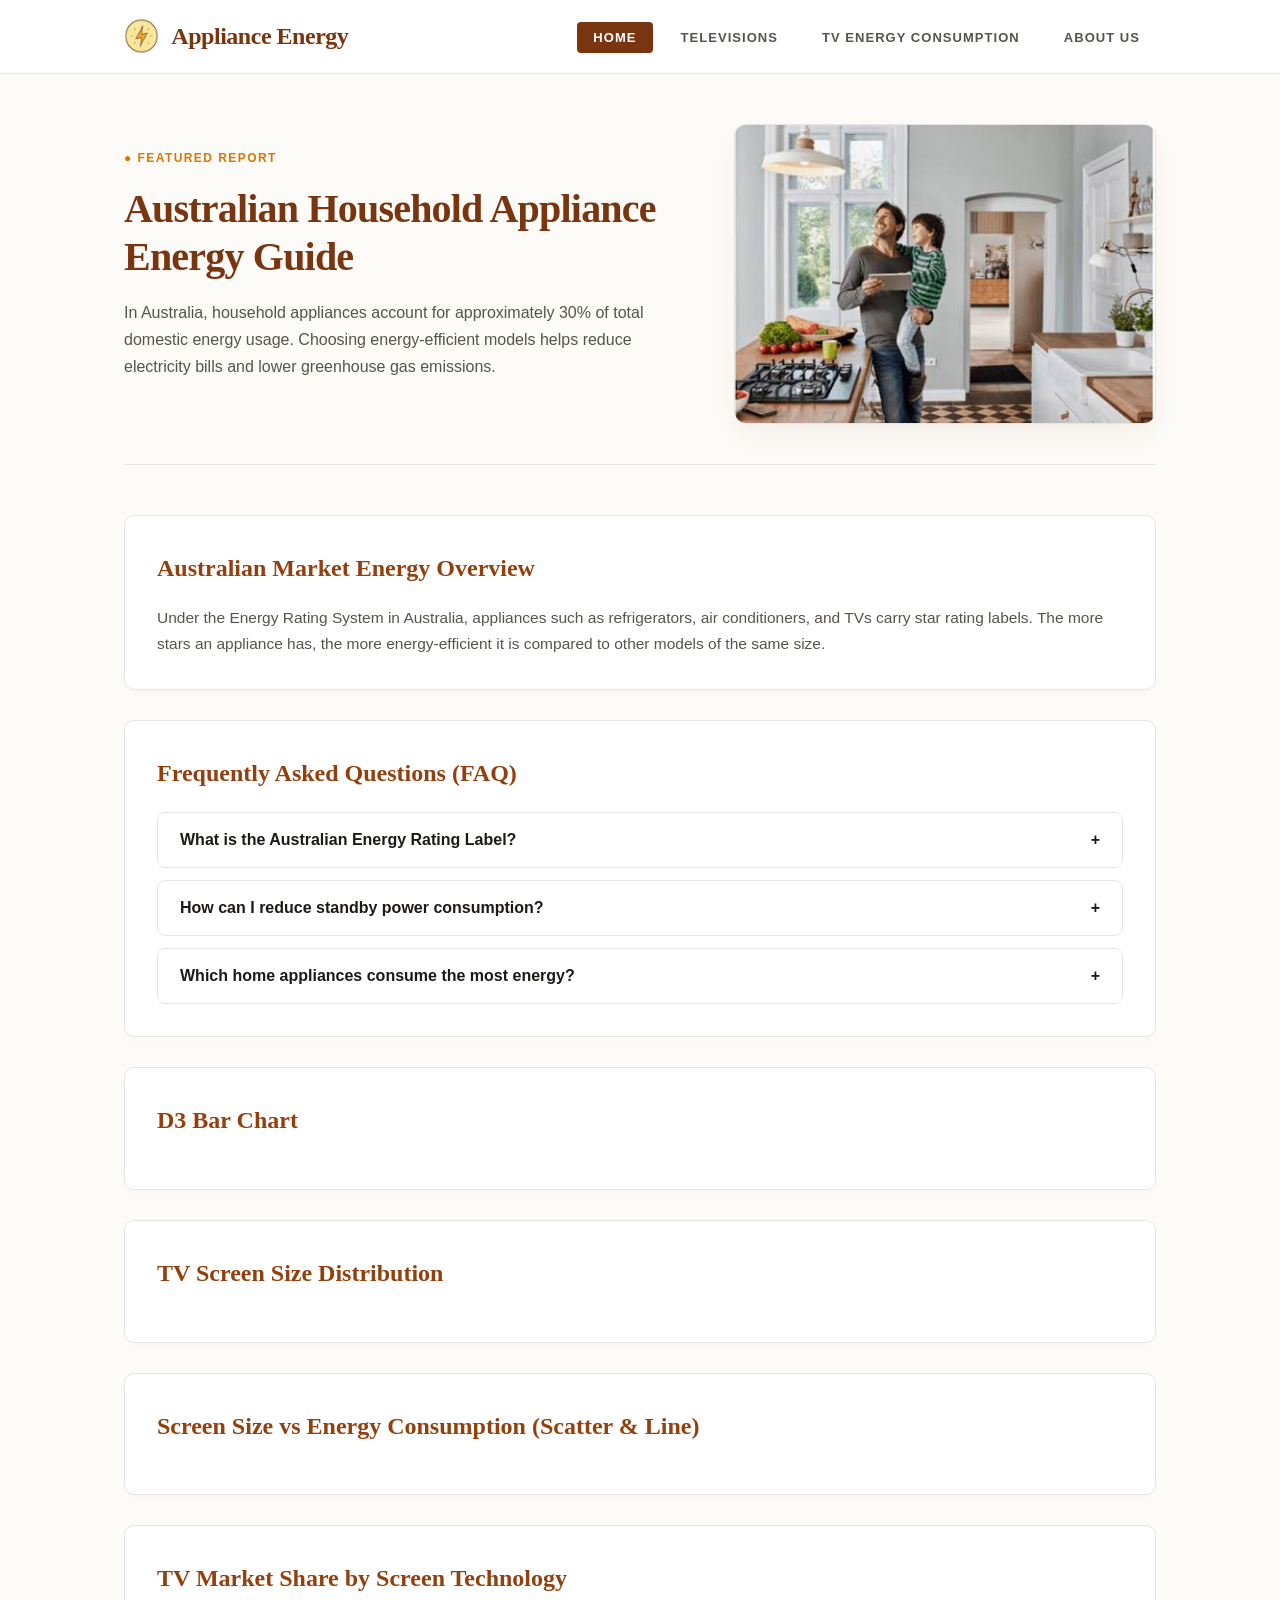
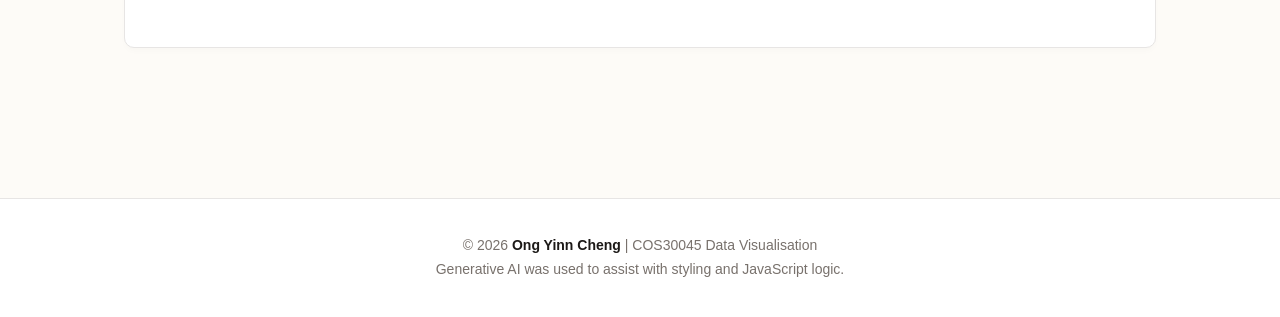
<file: Exercise 5/index.html>
<!DOCTYPE html>
<html lang="en">
<head>
  <meta charset="UTF-8">
  <meta name="viewport" content="width=device-width, initial-scale=1.0">
  <title>Home - Appliance Energy Consumption</title>
  <link rel="stylesheet" href="assets/css/styles.css">
</head>
<body>

  <!-- Top Navigation -->
  <header>
    <nav class="navbar">
      <div class="nav-brand">
        <!-- Click Logo back to home -->
        <a href="index.html">
          <img src="assets/img/PowerIcon.png" alt="Power Logo" class="nav-logo">
          <span>Appliance Energy</span>
        </a>
      </div>
      <ul class="nav-links">
        <li><a href="index.html" class="active">Home</a></li>
        <li><a href="televisions.html">Televisions</a></li>
        <li><a href="TV energy consumption.html">TV energy consumption</a></li>
        <li><a href="about.html">About Us</a></li>
      </ul>
    </nav>
  </header>

  <!-- Main Content -->
  <main class="container">
    <!-- Split Hero Section -->
    <section class="hero-split">
      <!-- Left Column: Text Content -->
      <div class="hero-text">
        <span class="badge-tag">&#9679; FEATURED REPORT</span>
        <h1>Australian Household Appliance Energy Guide</h1>
        <p>
          In Australia, household appliances account for approximately 30% of total domestic energy usage. Choosing energy-efficient models helps reduce electricity bills and lower greenhouse gas emissions.
        </p>
      </div>

      <!-- Right Column: Image Container -->
      <div class="hero-image-box">
        <img src="assets/img/images_electric.jpg" alt="Energy Efficient Appliances" class="hero-img">
      </div>
    </section>

    <!-- Overview Card -->
    <section class="card">
      <h2>Australian Market Energy Overview</h2>
      <p>
        Under the Energy Rating System in Australia, appliances such as refrigerators, air conditioners, and TVs carry star rating labels. 
        The more stars an appliance has, the more energy-efficient it is compared to other models of the same size.
      </p>
    </section>

    <!-- FAQ Accordion Section -->
    <section class="card">
      <h2>Frequently Asked Questions (FAQ)</h2>
      
      <div class="accordion">
        <div class="accordion-item">
          <button type="button" class="accordion-header">
            <span>What is the Australian Energy Rating Label?</span>
            <span>+</span>
          </button>
          <div class="accordion-content">
            <p>The Energy Rating Label helps Australian consumers compare the energy efficiency and running costs of appliances before making a purchase.</p>
          </div>
        </div>

        <div class="accordion-item">
          <button type="button" class="accordion-header">
            <span>How can I reduce standby power consumption?</span>
            <span>+</span>
          </button>
          <div class="accordion-content">
            <p>You can reduce standby power (phantom load) by turning appliances completely off at the power point when they are not in use.</p>
          </div>
        </div>

        <div class="accordion-item">
          <button type="button" class="accordion-header">
            <span>Which home appliances consume the most energy?</span>
            <span>+</span>
          </button>
          <div class="accordion-content">
            <p>Heating and cooling systems, water heaters, and large refrigerators generally account for the largest share of household electricity usage.</p>
          </div>
        </div>
      </div>
    </section>
    <section class="card">
      <div class="responsive-svg-container">
        <h2>D3 Bar Chart</h2>
      </div>
    </section>
    <section class="card">
      <h2>TV Screen Size Distribution</h2>
        <div id="bar-chart" class="responsive-svg-container">
        </div>
    </section>

    <section class="card">
      <h2>Screen Size vs Energy Consumption (Scatter & Line)</h2>
      <div id="line-chart" class="responsive-svg-container"></div>
    </section>

    <section class="card">
      <h2>TV Market Share by Screen Technology</h2>
      <div id="donut-chart" class="responsive-svg-container"></div>
    </section>
  </main>

  <!-- Footer -->
  <footer>
    <p>&copy; 2026 <strong>Ong Yinn Cheng</strong> | COS30045 Data Visualisation</p>
    <p class="texttext">Generative AI was used to assist with styling and JavaScript logic.</p>
  </footer>

  <script src="https://d3js.org/d3.v7.min.js"></script>
  <script src="assets/js/scriptjs.js"></script>
  <script src="assets/js/barchart.js"></script>
  <script src="assets/js/scatterplot.js"></script>
  <script src="assets/js/donutchart.js"></script>

</body>
</html>
</file>
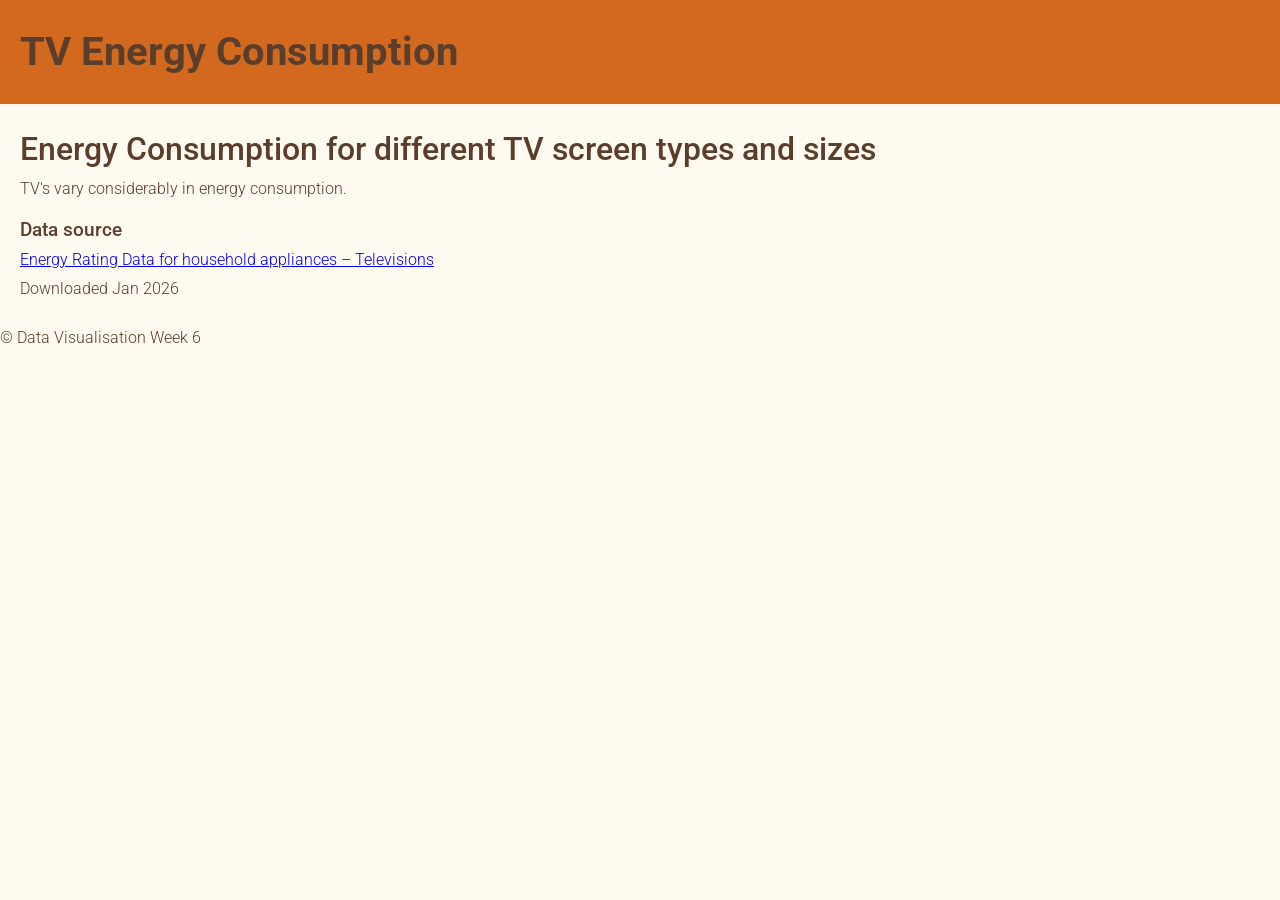
<file: Exercise 6/index.html>
<!DOCTYPE html>
<html lang="en">
    
<head>
    <meta charset="UTF-8">
    <meta name="viewport" content="width=device-width, initial-scale=1.0">
    <title>Responsive D3 Chart</title>
    <link rel="stylesheet" href="css/base.css">
    <link rel="stylesheet" href="css/visualisation.css">
</head>
<body>

    <header>
        <h1>TV Energy Consumption</h1>
    </header>

    <main>
        <div>
            <h1>Energy Consumption for different TV screen types and sizes</h1>
            <p>TV's vary considerably in energy consumption.</p>
        </div>

        <!-- div for filter -->
        <div id="filters_screen"></div>

        <!-- div for chart -->
        <div id="histogram" class="responsive-svg-container"></div>
        <div id="scatterplot" class="responsive-svg-container"></div>

        
        </div>
        <div class="body">
            <h3>Data source</h3>
            <p>
                <a href="https://data.gov.au/data/dataset/energy-rating-for-household-appliances">
                    Energy Rating Data for household appliances – Televisions
                </a><br>
                Downloaded Jan 2026
            </p>
        </div>
    </main>


    <footer>
        <p>&copy; Data Visualisation Week 6</p>
    </footer>


    <script src="https://d3js.org/d3.v7.min.js"></script>
    <script src="js/load-data.js"></script>
    <script src="js/shared-constants.js"></script>
    <script src="js/interactions.js"></script>
    <script src="js/histogram.js"></script>
    <script src="js/scatterplot.js"></script>

  

</body>

</html>
</file>
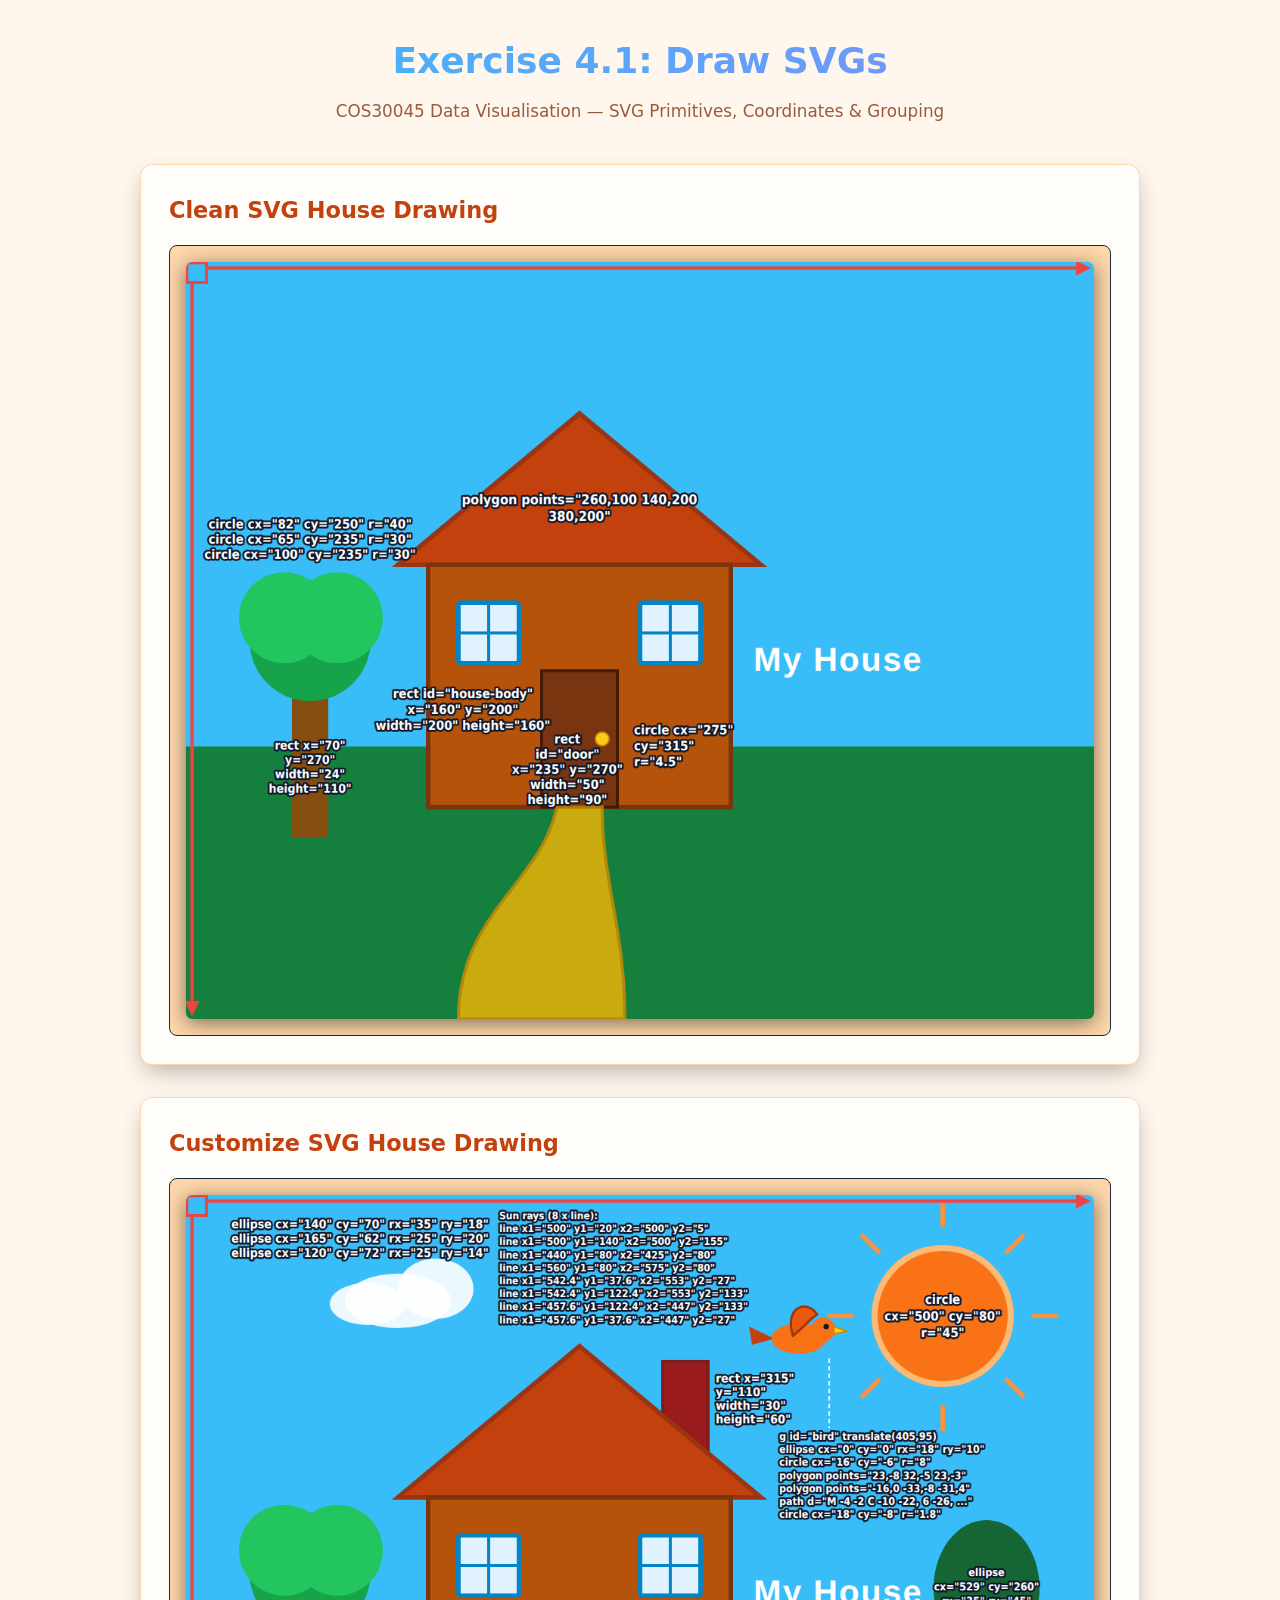
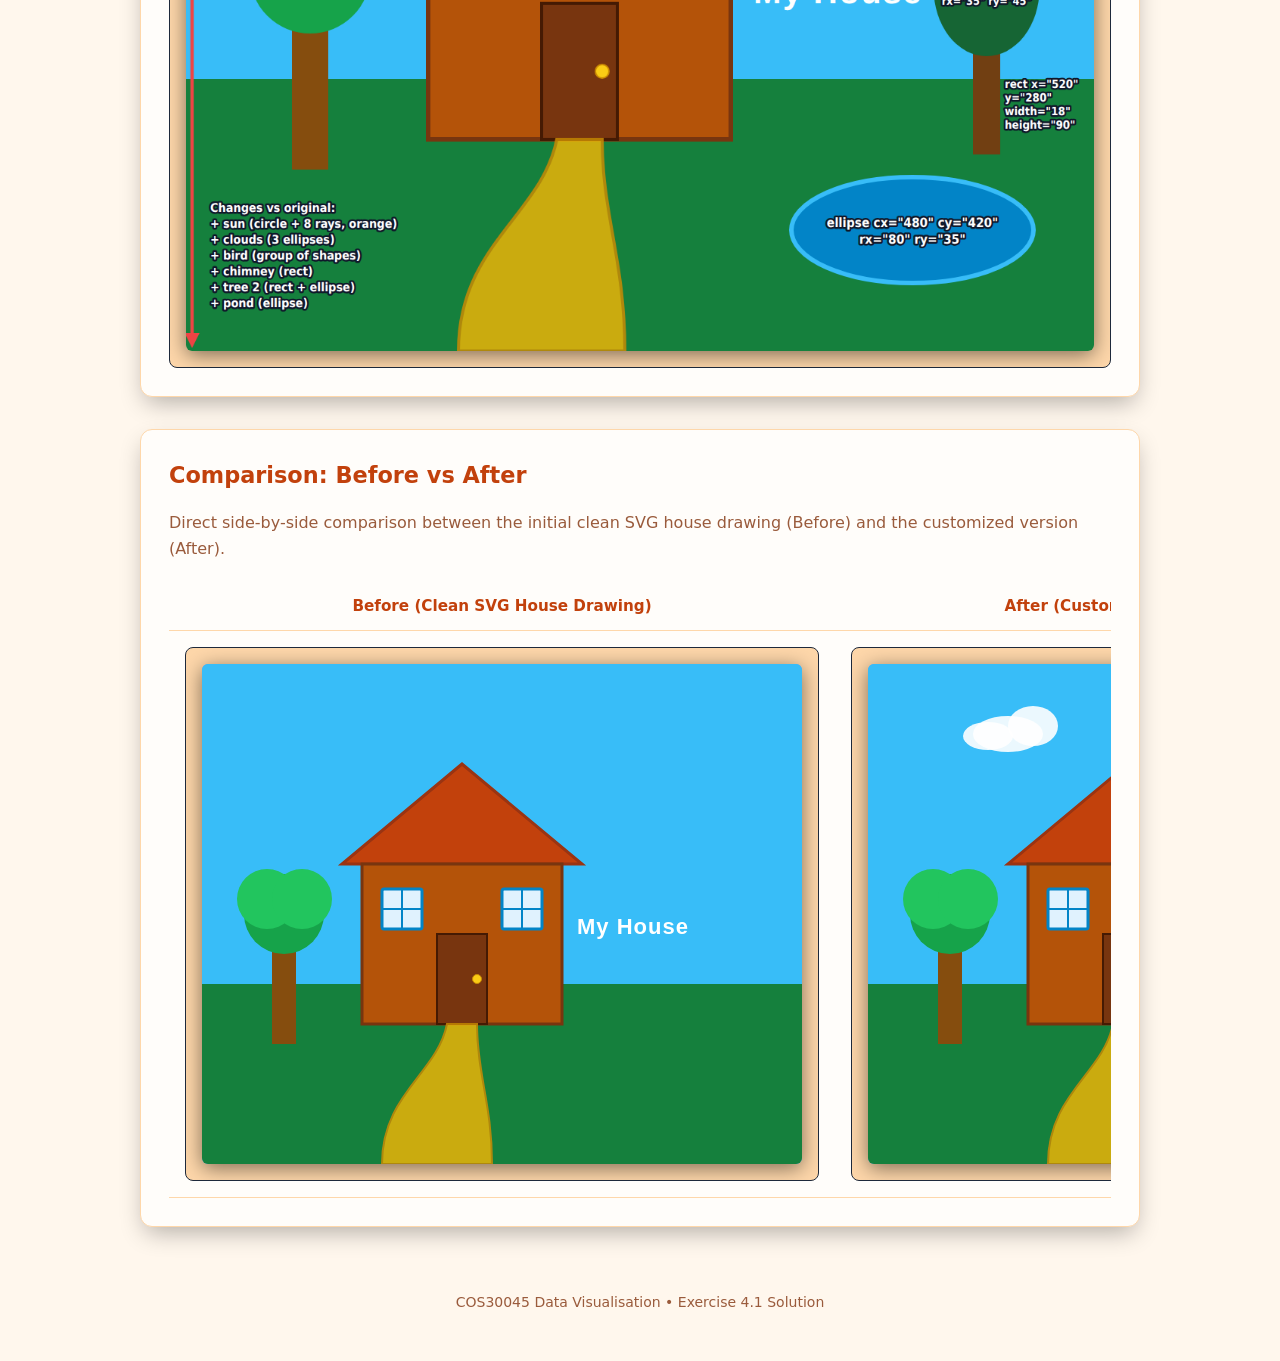
<file: Exercise 4/Exercise 4.1/index.html>
<!DOCTYPE html>
<html lang="en">

<head>
  <meta charset="UTF-8">
  <meta name="viewport" content="width=device-width, initial-scale=1.0">
  <title>Exercise 4.1: Draw SVGs</title>
  <link rel="stylesheet" href="css/style.css">
</head>

<body>

  <div class="container">
    <header>
      <h1>Exercise 4.1: Draw SVGs</h1>
      <p class="subtitle">COS30045 Data Visualisation — SVG Primitives, Coordinates & Grouping</p>
    </header>

    <div class="card">
      <h2>Clean SVG House Drawing</h2>

      <div class="canvas-container">
        <img src="img/before.png" alt="Clean SVG House Drawing (Before)"
          style="max-width: 100%; height: auto; border-radius: 6px; box-shadow: 0 4px 20px rgba(0, 0, 0, 0.5);">
      </div>
    </div>

    <!-- STEP 1 & 3 & 4: SVG Artwork -->
    <div class="card">
      <h2>Customize SVG House Drawing</h2>

      <div class="canvas-container">
        <img src="img/after.png" alt="Customize SVG House Drawing (After)"
          style="max-width: 100%; height: auto; border-radius: 6px; box-shadow: 0 4px 20px rgba(0, 0, 0, 0.5);">
      </div>
    </div>

    <!-- Comparison Table: Before (Clean) vs After (Customize) -->
    <div class="card">
      <h2>Comparison: Before vs After</h2>
      <p style="color: var(--text-muted); margin-bottom: 1.25rem;">
        Direct side-by-side comparison between the initial clean SVG house drawing (Before) and the customized version
        (After).
      </p>

      <div class="table-container">
        <table>
          <thead>
            <tr>
              <th style="text-align: center; width: 50%;">Before (Clean SVG House Drawing)</th>
              <th style="text-align: center; width: 50%;">After (Customize SVG House Drawing)</th>
            </tr>
          </thead>
          <tbody>
            <tr>
              <td style="vertical-align: top; padding: 1rem;">
                <div class="canvas-container">
                  <svg class="artboard" width="600" height="500" viewBox="0 0 600 500"
                    xmlns="http://www.w3.org/2000/svg">
                    <!-- Sky Background: rect -->
                    <rect id="sky" x="0" y="0" width="600" height="320" fill="#38bdf8" />

                    <!-- Green Hill / Lawn Background: rect -->
                    <rect id="lawn" x="0" y="320" width="600" height="180" fill="#15803d" />

                    <!-- Tree 1 (Left): trunk rect + foliage circle/ellipse -->
                    <rect x="70" y="270" width="24" height="110" fill="#854d0e" />
                    <circle class="interactive-shape" cx="82" cy="250" r="40" fill="#16a34a" />
                    <circle class="interactive-shape" cx="65" cy="235" r="30" fill="#22c55e" />
                    <circle class="interactive-shape" cx="100" cy="235" r="30" fill="#22c55e" />

                    <!-- Roof: polygon (triangle) -->
                    <polygon id="roof" class="interactive-shape" points="260,100 140,200 380,200" fill="#c2410c"
                      stroke="#9a3412" stroke-width="3" />

                    <!-- House Main Body: rect -->
                    <rect id="house-body" class="interactive-shape" x="160" y="200" width="200" height="160"
                      fill="#b45309" stroke="#78350f" stroke-width="3" />

                    <!-- Front Door: rect -->
                    <rect id="door" class="interactive-shape" x="235" y="270" width="50" height="90" fill="#78350f"
                      stroke="#451a03" stroke-width="2" />
                    <!-- Door Knob: circle -->
                    <circle cx="275" cy="315" r="4.5" fill="#facc15" stroke="#ca8a04" stroke-width="1" />

                    <!-- Windows group: each window is positioned with transform="translate(dx, dy)" -->
                    <g id="house-windows" fill="#e0f2fe" stroke="#0284c7" stroke-width="3">
                      <!-- Window 1: translate(180, 225) -->
                      <g transform="translate(180, 225)">
                        <rect width="40" height="40" rx="2" />
                        <!-- Window pane crossbars: line -->
                        <line x1="20" y1="0" x2="20" y2="40" stroke="#0284c7" stroke-width="2" />
                        <line x1="0" y1="20" x2="40" y2="20" stroke="#0284c7" stroke-width="2" />
                      </g>

                      <!-- Window 2: translate(300, 225) -->
                      <g transform="translate(300, 225)">
                        <rect width="40" height="40" rx="2" />
                        <!-- Window pane crossbars: line -->
                        <line x1="20" y1="0" x2="20" y2="40" stroke="#0284c7" stroke-width="2" />
                        <line x1="0" y1="20" x2="40" y2="20" stroke="#0284c7" stroke-width="2" />
                      </g>
                    </g>

                    <!-- Garden Path: path element using cubic bezier curves (C) -->
                    <path id="winding-path" class="interactive-shape"
                      d="M 245 360 C 235 410, 180 430, 180 500 L 290 500 C 290 440, 275 410, 275 360 Z" fill="#eab308"
                      opacity="0.85" stroke="#ca8a04" stroke-width="2" />

                    <!-- Text Labels: text primitive -->
                    <text x="375" y="270" font-family="'Segoe UI', sans-serif" font-size="22" font-weight="700"
                      fill="#ffffff" letter-spacing="1">My House</text>
                  </svg>
                </div>
              </td>

              <td style="vertical-align: top; padding: 1rem;">
                <div class="canvas-container">
                  <svg class="artboard" width="600" height="500" viewBox="0 0 600 500"
                    xmlns="http://www.w3.org/2000/svg">
                    <!-- Sky Background: rect -->
                    <rect id="sky" x="0" y="0" width="600" height="320" fill="#38bdf8" />

                    <!-- Sun: circle with stroke (orange sunset colours) -->
                    <circle id="sun" class="interactive-shape" cx="500" cy="80" r="45" fill="#f97316" stroke="#fdba74"
                      stroke-width="4" />

                    <!-- Sun Rays: 8 line elements (4 straight + 4 diagonal) -->
                    <g id="sun-rays" stroke="#fb923c" stroke-width="3" stroke-linecap="round">
                      <line x1="500" y1="20" x2="500" y2="5" />
                      <line x1="500" y1="140" x2="500" y2="155" />
                      <line x1="440" y1="80" x2="425" y2="80" />
                      <line x1="560" y1="80" x2="575" y2="80" />
                      <line x1="542.4" y1="37.6" x2="553" y2="27" />
                      <line x1="542.4" y1="122.4" x2="553" y2="133" />
                      <line x1="457.6" y1="122.4" x2="447" y2="133" />
                      <line x1="457.6" y1="37.6" x2="447" y2="27" />
                    </g>

                    <!-- Clouds: ellipse primitives -->
                    <ellipse cx="140" cy="70" rx="35" ry="18" fill="#ffffff" opacity="0.9" />
                    <ellipse cx="165" cy="62" rx="25" ry="20" fill="#ffffff" opacity="0.9" />
                    <ellipse cx="120" cy="72" rx="25" ry="14" fill="#ffffff" opacity="0.9" />

                    <!-- Green Hill / Lawn Background: rect -->
                    <rect id="lawn" x="0" y="320" width="600" height="180" fill="#15803d" />

                    <!-- Tree 1 (Left): trunk rect + foliage circle/ellipse -->
                    <rect x="70" y="270" width="24" height="110" fill="#854d0e" />
                    <circle class="interactive-shape" cx="82" cy="250" r="40" fill="#16a34a" />
                    <circle class="interactive-shape" cx="65" cy="235" r="30" fill="#22c55e" />
                    <circle class="interactive-shape" cx="100" cy="235" r="30" fill="#22c55e" />

                    <!-- Tree 2 (Pond Area): trunk rect + foliage ellipse -->
                    <rect x="520" y="280" width="18" height="90" fill="#713f12" />
                    <ellipse class="interactive-shape" cx="529" cy="260" rx="35" ry="45" fill="#166534" />

                    <!-- Pond: ellipse primitive -->
                    <ellipse id="pond" class="interactive-shape" cx="480" cy="420" rx="80" ry="35" fill="#0284c7"
                      stroke="#38bdf8" stroke-width="3" />

                    <!-- Chimney: rect -->
                    <rect x="315" y="110" width="30" height="60" fill="#991b1b" stroke="#7f1d1d" stroke-width="2" />

                    <!-- Bird: group placed with transform="translate(dx, dy)", shapes use relative coordinates -->
                    <g id="bird" class="interactive-shape" transform="translate(405, 95)">
                      <!-- Tail: polygon -->
                      <polygon points="-16,0 -33,-8 -31,4" fill="#c2410c" />
                      <!-- Body: ellipse -->
                      <ellipse cx="0" cy="0" rx="18" ry="10" fill="#f97316" />
                      <!-- Wing: path with cubic bezier curves (C) -->
                      <path d="M -4 -2 C -10 -22, 6 -26, 12 -16 C 6 -12, 2 -6, -4 -2 Z" fill="#ea580c"
                        stroke="#9a3412" stroke-width="1.5" />
                      <!-- Head: circle -->
                      <circle cx="16" cy="-6" r="8" fill="#f97316" />
                      <!-- Beak: polygon -->
                      <polygon points="23,-8 32,-5 23,-3" fill="#facc15" stroke="#ca8a04" stroke-width="1" />
                      <!-- Eye: circle -->
                      <circle cx="18" cy="-8" r="1.8" fill="#0f172a" />
                    </g>

                    <!-- Roof: polygon (triangle) -->
                    <polygon id="roof" class="interactive-shape" points="260,100 140,200 380,200" fill="#c2410c"
                      stroke="#9a3412" stroke-width="3" />

                    <!-- House Main Body: rect -->
                    <rect id="house-body" class="interactive-shape" x="160" y="200" width="200" height="160"
                      fill="#b45309" stroke="#78350f" stroke-width="3" />

                    <!-- Front Door: rect -->
                    <rect id="door" class="interactive-shape" x="235" y="270" width="50" height="90" fill="#78350f"
                      stroke="#451a03" stroke-width="2" />
                    <!-- Door Knob: circle -->
                    <circle cx="275" cy="315" r="4.5" fill="#facc15" stroke="#ca8a04" stroke-width="1" />

                    <!-- Windows group: each window is positioned with transform="translate(dx, dy)" -->
                    <g id="house-windows" fill="#e0f2fe" stroke="#0284c7" stroke-width="3">
                      <!-- Window 1: translate(180, 225) -->
                      <g transform="translate(180, 225)">
                        <rect width="40" height="40" rx="2" />
                        <!-- Window pane crossbars: line -->
                        <line x1="20" y1="0" x2="20" y2="40" stroke="#0284c7" stroke-width="2" />
                        <line x1="0" y1="20" x2="40" y2="20" stroke="#0284c7" stroke-width="2" />
                      </g>

                      <!-- Window 2: translate(300, 225) -->
                      <g transform="translate(300, 225)">
                        <rect width="40" height="40" rx="2" />
                        <!-- Window pane crossbars: line -->
                        <line x1="20" y1="0" x2="20" y2="40" stroke="#0284c7" stroke-width="2" />
                        <line x1="0" y1="20" x2="40" y2="20" stroke="#0284c7" stroke-width="2" />
                      </g>
                    </g>

                    <!-- Garden Path: path element using cubic bezier curves (C) -->
                    <path id="winding-path" class="interactive-shape"
                      d="M 245 360 C 235 410, 180 430, 180 500 L 290 500 C 290 440, 275 410, 275 360 Z" fill="#eab308"
                      opacity="0.85" stroke="#ca8a04" stroke-width="2" />

                    <!-- Text Labels: text primitive -->
                    <text x="375" y="270" font-family="'Segoe UI', sans-serif" font-size="22" font-weight="700"
                      fill="#ffffff" letter-spacing="1">My House</text>
                  </svg>
                </div>
              </td>
            </tr>
          </tbody>
        </table>
      </div>
    </div>

    <footer>
      COS30045 Data Visualisation &bull; Exercise 4.1 Solution
    </footer>
  </div>
</body>

</html>
</file>
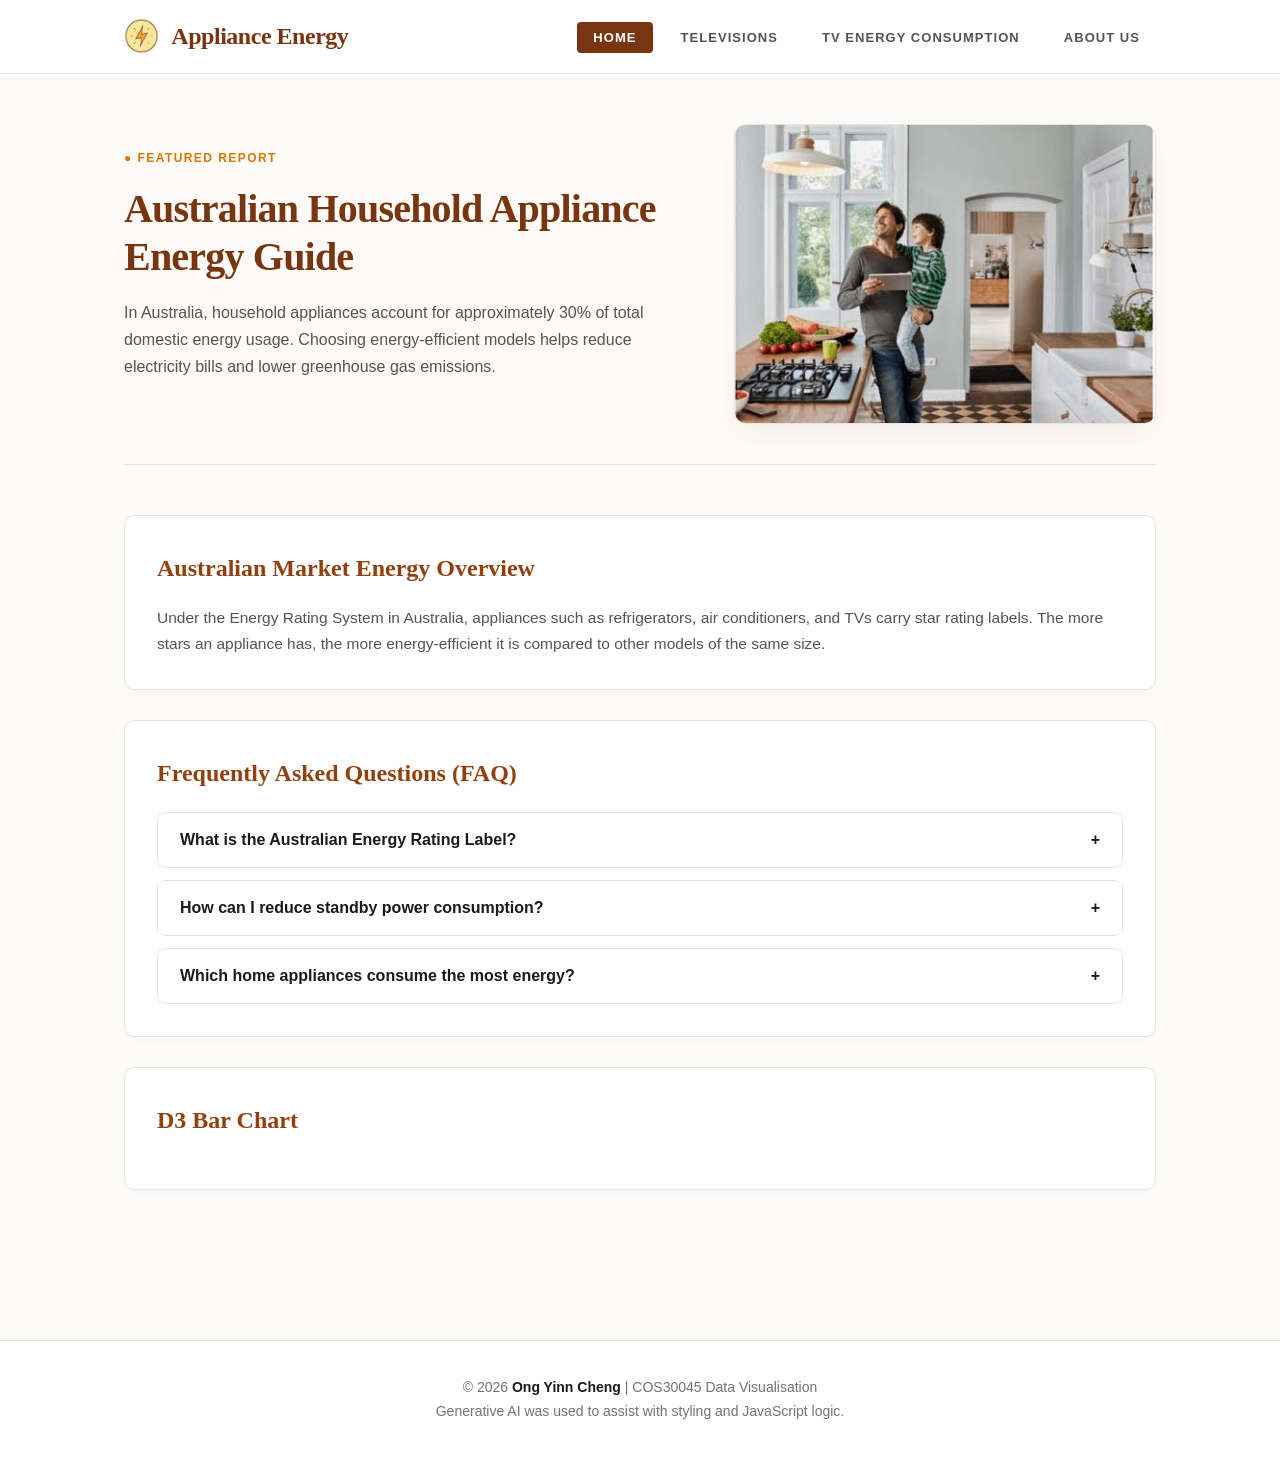
<file: Exercise 4/Exercise 4.3/index.html>
<!DOCTYPE html>
<html lang="en">
<head>
  <meta charset="UTF-8">
  <meta name="viewport" content="width=device-width, initial-scale=1.0">
  <title>Home - Appliance Energy Consumption</title>
  <link rel="stylesheet" href="assets/css/styles.css">
</head>
<body>

  <!-- Top Navigation -->
  <header>
    <nav class="navbar">
      <div class="nav-brand">
        <!-- Click Logo back to home -->
        <a href="index.html">
          <img src="assets/img/PowerIcon.png" alt="Power Logo" class="nav-logo">
          <span>Appliance Energy</span>
        </a>
      </div>
      <ul class="nav-links">
        <li><a href="index.html" class="active">Home</a></li>
        <li><a href="televisions.html">Televisions</a></li>
        <li><a href="TV energy consumption.html">TV energy consumption</a></li>
        <li><a href="about.html">About Us</a></li>
      </ul>
    </nav>
  </header>

  <!-- Main Content -->
  <main class="container">
    <!-- Split Hero Section -->
    <section class="hero-split">
      <!-- Left Column: Text Content -->
      <div class="hero-text">
        <span class="badge-tag">&#9679; FEATURED REPORT</span>
        <h1>Australian Household Appliance Energy Guide</h1>
        <p>
          In Australia, household appliances account for approximately 30% of total domestic energy usage. Choosing energy-efficient models helps reduce electricity bills and lower greenhouse gas emissions.
        </p>
      </div>

      <!-- Right Column: Image Container -->
      <div class="hero-image-box">
        <img src="assets/img/images_electric.jpg" alt="Energy Efficient Appliances" class="hero-img">
      </div>
    </section>

    <!-- Overview Card -->
    <section class="card">
      <h2>Australian Market Energy Overview</h2>
      <p>
        Under the Energy Rating System in Australia, appliances such as refrigerators, air conditioners, and TVs carry star rating labels. 
        The more stars an appliance has, the more energy-efficient it is compared to other models of the same size.
      </p>
    </section>

    <!-- FAQ Accordion Section -->
    <section class="card">
      <h2>Frequently Asked Questions (FAQ)</h2>
      
      <div class="accordion">
        <div class="accordion-item">
          <button type="button" class="accordion-header">
            <span>What is the Australian Energy Rating Label?</span>
            <span>+</span>
          </button>
          <div class="accordion-content">
            <p>The Energy Rating Label helps Australian consumers compare the energy efficiency and running costs of appliances before making a purchase.</p>
          </div>
        </div>

        <div class="accordion-item">
          <button type="button" class="accordion-header">
            <span>How can I reduce standby power consumption?</span>
            <span>+</span>
          </button>
          <div class="accordion-content">
            <p>You can reduce standby power (phantom load) by turning appliances completely off at the power point when they are not in use.</p>
          </div>
        </div>

        <div class="accordion-item">
          <button type="button" class="accordion-header">
            <span>Which home appliances consume the most energy?</span>
            <span>+</span>
          </button>
          <div class="accordion-content">
            <p>Heating and cooling systems, water heaters, and large refrigerators generally account for the largest share of household electricity usage.</p>
          </div>
        </div>
      </div>
    </section>
    <section class="card">
      <div class="responsive-svg-container">
        <h2>D3 Bar Chart</h2>
      </div>
    </section>
  </main>

  <!-- Footer -->
  <footer>
    <p>&copy; 2026 <strong>Ong Yinn Cheng</strong> | COS30045 Data Visualisation</p>
    <p class="texttext">Generative AI was used to assist with styling and JavaScript logic.</p>
  </footer>

  <script src="https://d3js.org/d3.v7.min.js"></script>
  <script src="assets/js/scriptjs.js"></script>

</body>
</html>
</file>
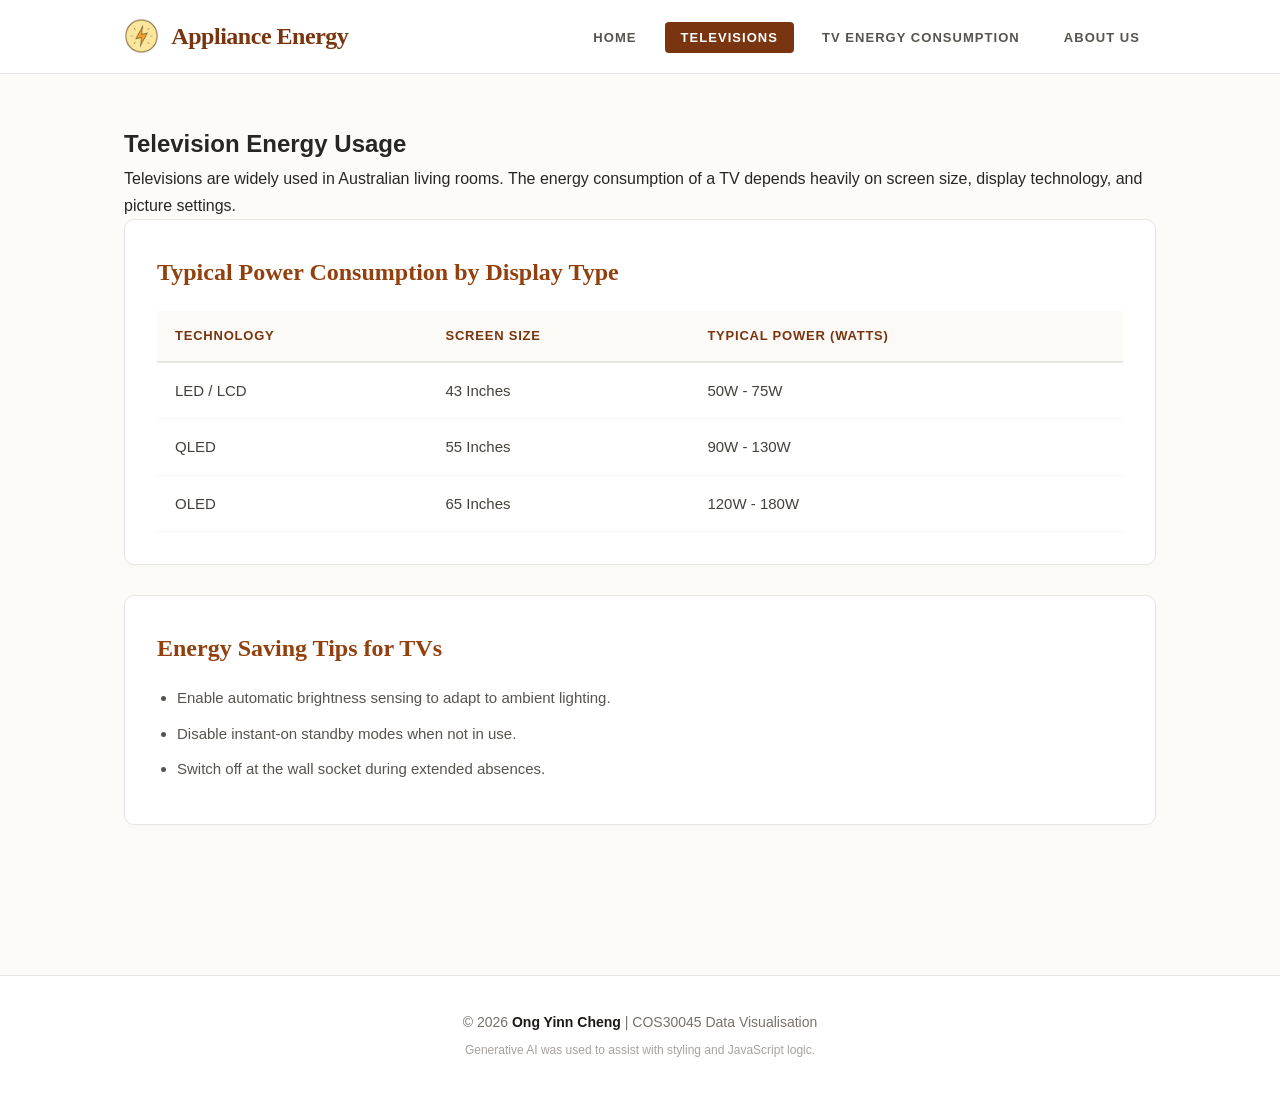
<file: Exercise 5/televisions.html>
<!DOCTYPE html>
<html lang="en">
<head>
  <meta charset="UTF-8">
  <meta name="viewport" content="width=device-width, initial-scale=1.0">
  <title>Televisions - Appliance Energy Consumption</title>
  <link rel="stylesheet" href="assets/css/styles.css">
</head>
<body>

  <!-- Top Navigation -->
  <header>
    <nav class="navbar">
      <div class="nav-brand">
        <!-- Logo returns to Home -->
        <a href="index.html">
          <img src="assets/img/PowerIcon.png" alt="Power Logo" class="nav-logo">
          <span>Appliance Energy</span>
        </a>
      </div>
      <ul class="nav-links">
        <li><a href="index.html">Home</a></li>
        <li><a href="televisions.html" class="active">Televisions</a></li>
        <li><a href="TV energy consumption.html">TV energy consumption</a></li>
        <li><a href="about.html">About Us</a></li>
      </ul>
    </nav>
  </header>

  <!-- Main Content -->
  <main class="container">
    <section class="hero-section">
      <h1>Television Energy Usage</h1>
      <p>
        Televisions are widely used in Australian living rooms. The energy consumption of a TV depends heavily on screen size, display technology, and picture settings.
      </p>
    </section>

    <!-- Power Consumption Table -->
    <section class="card">
      <h2>Typical Power Consumption by Display Type</h2>
      <table class="data-table">
        <thead>
          <tr>
            <th>Technology</th>
            <th>Screen Size</th>
            <th>Typical Power (Watts)</th>
          </tr>
        </thead>
        <tbody>
          <tr>
            <td>LED / LCD</td>
            <td>43 Inches</td>
            <td>50W - 75W</td>
          </tr>
          <tr>
            <td>QLED</td>
            <td>55 Inches</td>
            <td>90W - 130W</td>
          </tr>
          <tr>
            <td>OLED</td>
            <td>65 Inches</td>
            <td>120W - 180W</td>
          </tr>
        </tbody>
      </table>
    </section>

    <!-- Energy Saving Tips -->
    <section class="card">
      <h2>Energy Saving Tips for TVs</h2>
      <ul style="padding-left: 1.25rem;">
        <li>Enable automatic brightness sensing to adapt to ambient lighting.</li>
        <li>Disable instant-on standby modes when not in use.</li>
        <li>Switch off at the wall socket during extended absences.</li>
      </ul>
    </section>
  </main>

  <!-- Footer -->
  <footer>
    <p>&copy; 2026 <strong>Ong Yinn Cheng</strong> | COS30045 Data Visualisation</p>
    <p class="genai-ack">Generative AI was used to assist with styling and JavaScript logic.</p>
  </footer>

  <script src="assets/js/scriptjs.js"></script>
</body>
</html>
</file>
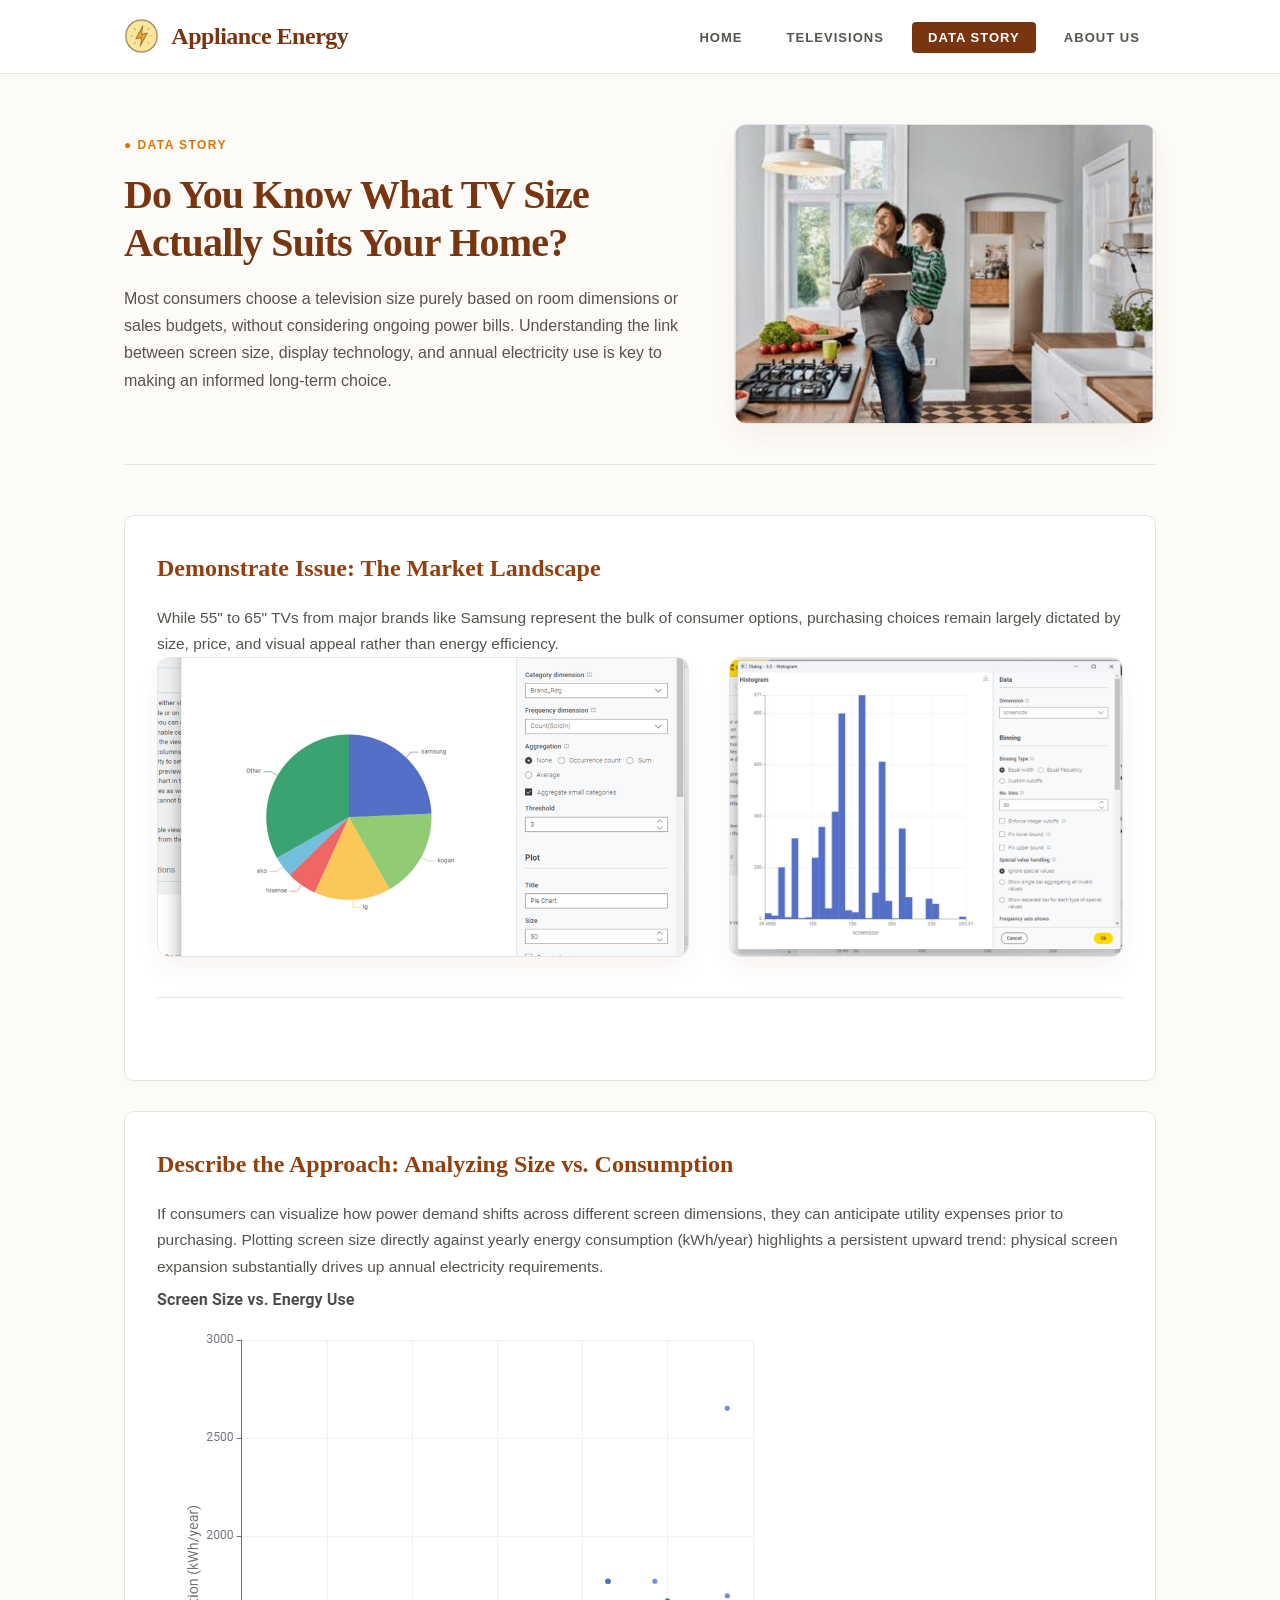
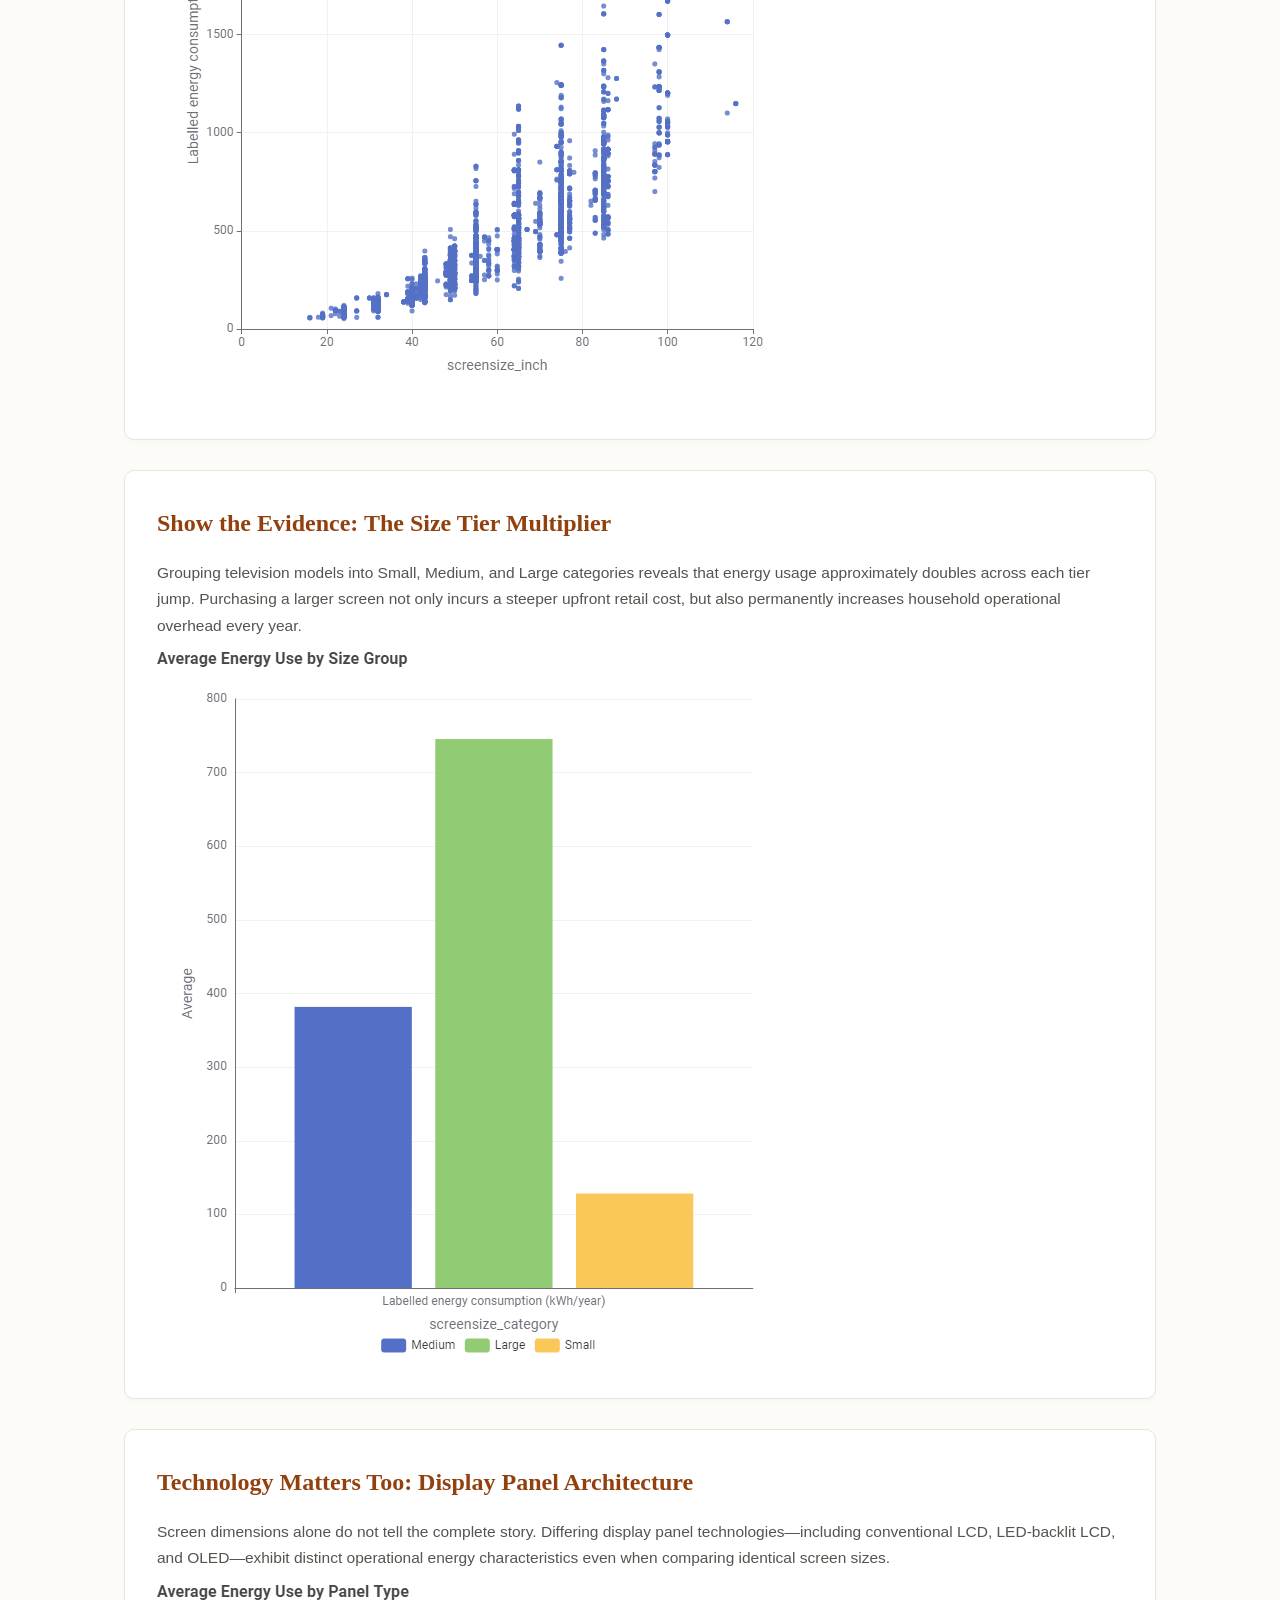
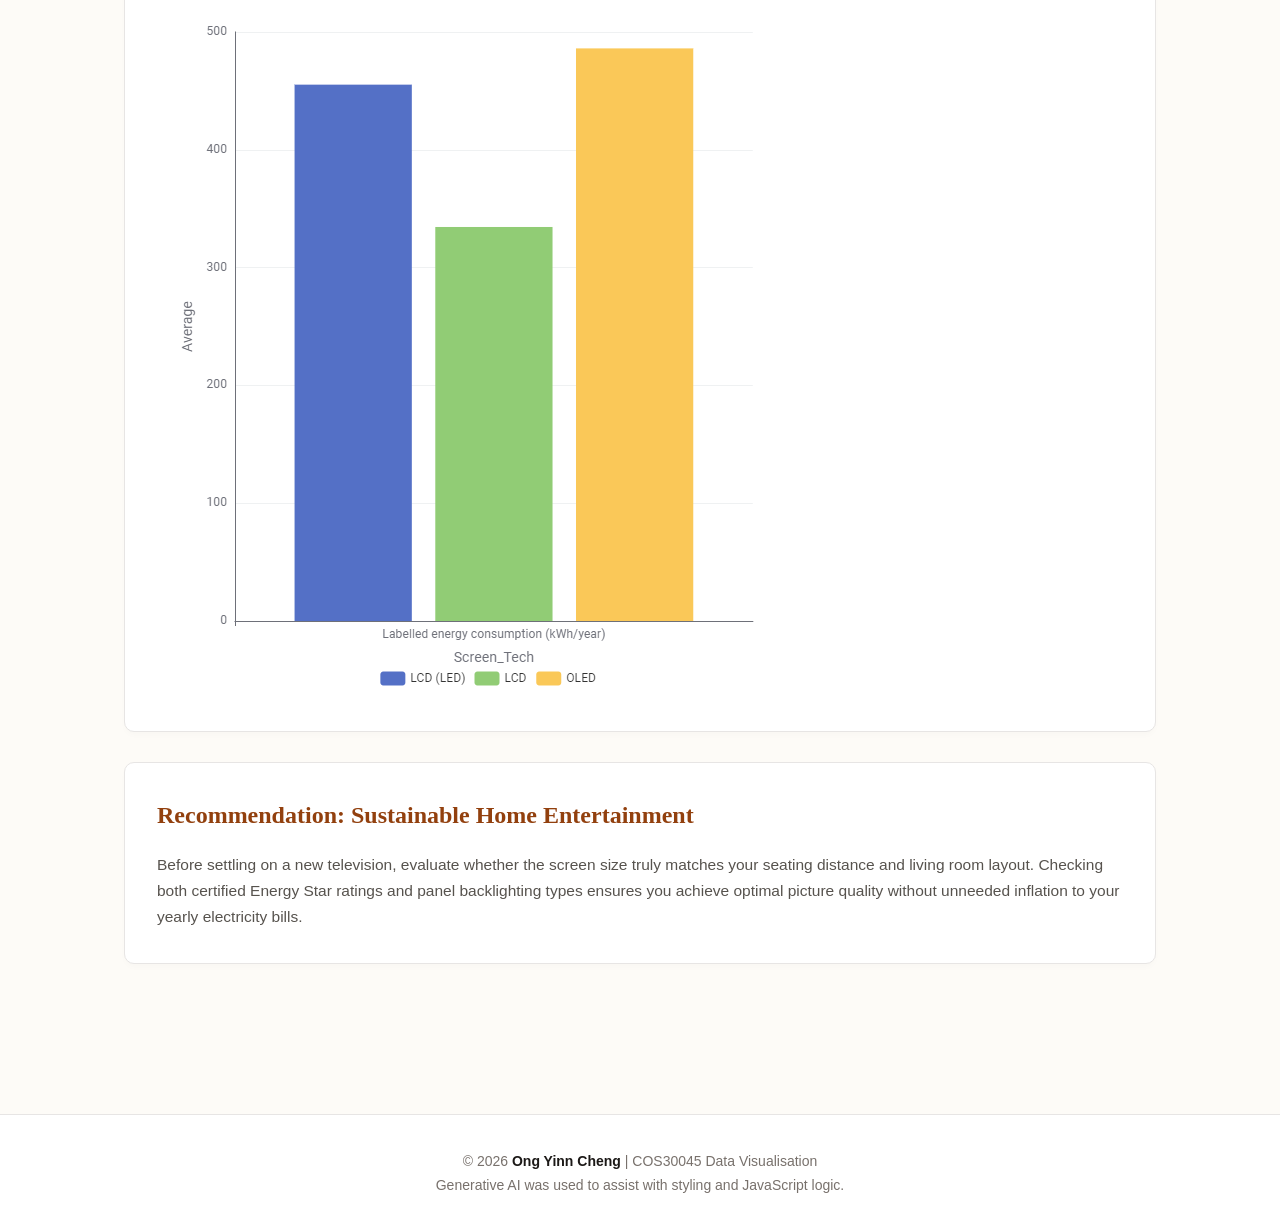
<file: Exercise 5/TV energy consumption.html>
<!DOCTYPE html>
<html lang="en">
<head>
  <meta charset="UTF-8">
  <meta name="viewport" content="width=device-width, initial-scale=1.0">
  <title>Data Story - Appliance Energy Consumption</title>
  <link rel="stylesheet" href="assets/css/styles.css">
</head>
<body>

  <!-- Top Navigation (完全沿用你的主页 navbar 结构) -->
  <header>
    <nav class="navbar">
      <div class="nav-brand">
        <a href="index.html">
          <img src="assets/img/PowerIcon.png" alt="Power Logo" class="nav-logo">
          <span>Appliance Energy</span>
        </a>
      </div>
      <ul class="nav-links">
        <li><a href="index.html">Home</a></li>
        <li><a href="televisions.html">Televisions</a></li>
        <li><a href="TV energy consumption.html" class="active">Data Story</a></li>
        <li><a href="about.html">About Us</a></li>
      </ul>
    </nav>
  </header>

  <!-- Main Content -->
  <main class="container">

    <!-- 1. Hero Split (完全沿用你的 hero-split, hero-text, hero-image-box 结构) -->
    <section class="hero-split">
      <div class="hero-text">
        <span class="badge-tag">&#9679; DATA STORY</span>
        <h1>Do You Know What TV Size Actually Suits Your Home?</h1>
        <p>
          Most consumers choose a television size purely based on room dimensions or sales budgets, without considering ongoing power bills. Understanding the link between screen size, display technology, and annual electricity use is key to making an informed long-term choice.
        </p>
      </div>
      <div class="hero-image-box">
        <img src="assets/img/images_electric.jpg" alt="TV Energy Footprint" class="hero-img">
      </div>
    </section>

    <!-- 2. Demonstrate Issue (标准的 card 布局) -->
    <section class="card">
      <h2>Demonstrate Issue: The Market Landscape</h2>
      <p>
        While 55" to 65" TVs from major brands like Samsung represent the bulk of consumer options, purchasing choices remain largely dictated by size, price, and visual appeal rather than energy efficiency.
      </p>
      
      <!-- 市场占比与尺寸分布图表展示 -->
      <div class="hero-split">
        <div class="hero-image-box">
          <img src="assets/img/TVBrand.png" alt="Pie Chart: Market Share by Brand" class="hero-img">
        </div>
        <div class="hero-image-box">
          <img src="assets/img/size_distribution.png" alt="Histogram: Size Distribution" class="hero-img">
        </div>
      </div>
    </section>

    <!-- 3. Describe the Approach -->
    <section class="card">
      <h2>Describe the Approach: Analyzing Size vs. Consumption</h2>
      <p>
        If consumers can visualize how power demand shifts across different screen dimensions, they can anticipate utility expenses prior to purchasing. Plotting screen size directly against yearly energy consumption (kWh/year) highlights a persistent upward trend: physical screen expansion substantially drives up annual electricity requirements.
      </p>
      <div class="chart-box chart-portrait">
        <img src="assets/img/Size vs Energy.png" alt="Scatter Plot: Size vs Energy">
      </div>
    </section>

    <!-- 4. Show the Evidence -->
    <section class="card">
      <h2>Show the Evidence: The Size Tier Multiplier</h2>
      <p>
        Grouping television models into Small, Medium, and Large categories reveals that energy usage approximately doubles across each tier jump. Purchasing a larger screen not only incurs a steeper upfront retail cost, but also permanently increases household operational overhead every year.
      </p>
      <div class="chart-box">
        <img src="assets/img/Small vs Medium vs Large.png" alt="Bar Chart: Small vs Medium vs Large">
      </div>
    </section>

    <!-- 5. Technology Matters Too -->
    <section class="card">
      <h2>Technology Matters Too: Display Panel Architecture</h2>
      <p>
        Screen dimensions alone do not tell the complete story. Differing display panel technologies—including conventional LCD, LED-backlit LCD, and OLED—exhibit distinct operational energy characteristics even when comparing identical screen sizes.
      </p>
      <div class="chart-box">
        <img src="assets/img/LED vs OLED.png" alt="Bar Chart comparing LCD / LED / OLED">
      </div>
    </section>

    <!-- 6. Recommendation & Takeaway -->
    <section class="card">
      <h2>Recommendation: Sustainable Home Entertainment</h2>
      <p>
        Before settling on a new television, evaluate whether the screen size truly matches your seating distance and living room layout. Checking both certified Energy Star ratings and panel backlighting types ensures you achieve optimal picture quality without unneeded inflation to your yearly electricity bills.
      </p>
    </section>

  </main>


  <footer>
    <p>&copy; 2026 <strong>Ong Yinn Cheng</strong> | COS30045 Data Visualisation</p>
    <p class="texttext">Generative AI was used to assist with styling and JavaScript logic.</p>
  </footer>

  <script src="assets/js/scriptjs.js"></script>
</body>
</html>
</file>
<file: Exercise 5/assets/css/styles.css>
/* ==========================================================
   1. Google Fonts & Base Reset
   ========================================================== */


* {
  box-sizing: border-box;
  margin: 0;
  padding: 0;
}

body {
  font-family: 'Plus Jakarta Sans', -apple-system, BlinkMacSystemFont, "Segoe UI", Roboto, sans-serif;
  background-color: #fdfbf7;
  color: #292524;
  line-height: 1.7;
  -webkit-font-smoothing: antialiased;
}

.container {
  max-width: 1080px;
  margin: 0 auto;
  padding: 50px 24px;
}

/* ==========================================================
   2. Editorial Navigation Bar
   ========================================================== */
header {
  width: 100%;
  background-color: #ffffff;
  border-bottom: 1px solid #e7e5e4;
  position: sticky;
  top: 0;
  z-index: 100;
}

.navbar {
  max-width: 1080px;
  margin: 0 auto;
  padding: 16px 24px;
  display: flex;
  align-items: center;
  justify-content: space-between;
}

.nav-brand a {
  display: flex;
  align-items: center;
  gap: 12px;
  text-decoration: none;
  color: #78350f;
  font-family: 'Playfair Display', Georgia, serif;
  font-size: 24px;
  font-weight: 700;
  letter-spacing: -0.02em;
}

.nav-logo {
  height: 36px;
  width: auto;
}

.nav-links {
  list-style: none;
  display: flex;
  align-items: center;
  gap: 12px;
}

.nav-links a {
  text-decoration: none;
  color: #57534e;
  font-size: 13px;
  font-weight: 700;
  text-transform: uppercase;
  letter-spacing: 0.08em;
  padding: 8px 16px;
  border-radius: 4px;
  transition: all 0.2s ease;
}

/* Hover effect */
.nav-links a:hover {
  color: #92400e;
  background-color: #fef3c7;
}

/* Active indicator */
.nav-links a.active {
  color: #ffffff;
  background-color: #78350f;
}

/* ==========================================================
   3. Side-by-Side Hero Section
   ========================================================== */
.hero-split {
  display: grid;
  grid-template-columns: 1.15fr 0.85fr;
  gap: 40px;
  align-items: center;
  margin-bottom: 50px;
  padding-bottom: 40px;
  border-bottom: 1px solid #e7e5e4;
}

.badge-tag {
  display: inline-block;
  font-size: 12px;
  font-weight: 700;
  text-transform: uppercase;
  letter-spacing: 0.12em;
  color: #d97706;
  margin-bottom: 16px;
}

.hero-text h1 {
  font-family: 'Playfair Display', Georgia, serif;
  font-size: 40px;
  line-height: 1.2;
  font-weight: 900;
  color: #78350f;
  letter-spacing: -0.02em;
  margin-bottom: 18px;
}

.hero-text p {
  font-size: 16px;
  color: #57534e;
  line-height: 1.7;
  margin-bottom: 24px;
}

/* Editorial CTA button */
.btn-editorial {
  display: inline-flex;
  align-items: center;
  gap: 8px;
  padding: 12px 24px;
  border: 1.5px solid #78350f;
  background: transparent;
  color: #78350f;
  font-size: 13px;
  font-weight: 700;
  text-transform: uppercase;
  letter-spacing: 0.08em;
  text-decoration: none;
  border-radius: 4px;
  transition: all 0.25s ease;
}

.btn-editorial:hover {
  background-color: #78350f;
  color: #ffffff;
}

/* Right-side image container */
.hero-image-box {
  width: 100%;
  height: 300px;
  border-radius: 12px;
  overflow: hidden;
  border: 1px solid #e7e5e4;
  box-shadow: 0 12px 28px -6px rgba(120, 53, 15, 0.08);
}

.hero-img {
  width: 100%;
  height: 100%;
  object-fit: cover;
  display: block;
  transition: transform 0.3s ease;
}

.hero-image-box:hover .hero-img {
  transform: scale(1.03);
}

/* Collapse to single column on mobile */
@media (max-width: 850px) {
  .hero-split {
    grid-template-columns: 1fr;
    gap: 28px;
  }

  .hero-text h1 {
    font-size: 32px;
  }

  .hero-image-box {
    height: 240px;
  }
}

/* ==========================================================
   4. Content Cards
   ========================================================== */
.card {
  background: #ffffff;
  border: 1px solid #e7e5e4;
  border-radius: 10px;
  padding: 32px;
  margin-bottom: 30px;
  box-shadow: 0 4px 6px -1px rgba(0, 0, 0, 0.02);
}

.card h2 {
  font-family: 'Playfair Display', Georgia, serif;
  font-size: 24px;
  font-weight: 700;
  color: #92400e;
  margin-bottom: 16px;
}

.card p {
  color: #57534e;
  font-size: 15.5px;
}

.card ul {
  padding-left: 20px;
  color: #57534e;
}

.card ul li {
  margin-bottom: 10px;
  font-size: 15px;
}


/* ==========================================================
   5. Modern Data Table
   ========================================================== */
.data-table {
  width: 100%;
  border-collapse: collapse;
  margin-top: 18px;
}

.data-table th {
  background-color: #fcfaf6;
  color: #78350f;
  font-size: 13px;
  font-weight: 700;
  text-transform: uppercase;
  letter-spacing: 0.06em;
  padding: 14px 18px;
  border-bottom: 2px solid #e7e5e4;
  text-align: left;
}

.data-table td {
  padding: 15px 18px;
  font-size: 15px;
  color: #44403c;
  border-bottom: 1px solid #f5f5f4;
}

.data-table tbody tr:hover {
  background-color: #fffbeb;
}

/* ==========================================================
   6. FAQ Accordion
   ========================================================== */
.accordion {
  display: flex;
  flex-direction: column;
  gap: 12px;
  margin-top: 18px;
}

.accordion-item {
  border: 1px solid #e7e5e4;
  border-radius: 8px;
  overflow: hidden;
  background: #ffffff;
  transition: border-color 0.2s ease;
}

.accordion-item.active {
  border-color: #d97706;
}

.accordion-header {
  width: 100%;
  padding: 18px 22px;
  background: #ffffff;
  border: none;
  display: flex;
  justify-content: space-between;
  align-items: center;
  font-size: 16px;
  font-weight: 600;
  color: #1c1917;
  cursor: pointer;
  text-align: left;
  transition: background-color 0.2s ease;
}

.accordion-header:hover {
  background-color: #fdfbf7;
}

.accordion-header .icon {
  font-size: 20px;
  font-weight: 400;
  color: #92400e;
  transition: transform 0.25s ease;
}

.accordion-item.active .accordion-header .icon {
  transform: rotate(45deg);
}

.accordion-content {
  display: none;
  padding: 0 22px 20px 22px;
  font-size: 15px;
  color: #57534e;
  line-height: 1.6;
}

.accordion-item.active .accordion-content {
  display: block;
}

/* ==========================================================
   7. Footer
   ========================================================== */
footer {
  margin-top: 70px;
  background-color: #ffffff;
  border-top: 1px solid #e7e5e4;
  padding: 35px 24px;
  text-align: center;
}

footer p {
  font-size: 14px;
  color: #78716c;
}

footer p strong {
  color: #1c1917;
}

.genai-ack {
  font-size: 12px;
  color: #a8a29e;
  margin-top: 6px;
}

.responsive-svg-container {
    margin-right: auto;
    margin-left: auto;
    width: 100%;
    max-width: 1200px;
}
</file>
<file: Exercise 6/css/base.css>
/* Import Google Font */

@import url('https://fonts.googleapis.com/css2?family=Roboto:wght@300;400;500;700&display=swap');

 

/* General Reset */

* {

    margin: 0;

    padding: 0;

    box-sizing: border-box;

}


 

body {

    font-family: 'Roboto', sans-serif; /* Modern and clean font */

    line-height: 1.6;

    background-color: #fffaf0; /* Light cream background for warmth */

    color: #5a3e2b; /* Dark brown text for readability */

    margin: 0;

    padding: 0;

}


 

/* Header/Banner */

header {

    background-color: #d2691e; /* Warm orange */

    color: #ffffff; /* White text */

    text-align: left;

    padding: 20px 0;

    padding-left: 20px;

}


 

header h1 {

    font-size: 2.5rem;

    font-weight: 700; /* Bold font for emphasis */

}


 

/* Main Content */

main {

    padding: 20px;

}


 

h1, h2, h3 {

    color: #5a3e2b; /* Dark brown headings */

    font-weight: 500; /* Medium weight for headings */

}


 

p {

    color: #5a3e2b; /* Dark brown text */

    font-size: 1rem;

    line-height: 1.8;

    font-weight: 300; /* Light weight for body text */

}
</file>
<file: Exercise 6/css/visualisation.css>
/* Responsive container of the svg element */

.responsive-svg-container {

    width: 100%;

    max-width: 1000px;

  }

  @media screen and (max-width: 596px) {

    .responsive-svg-container {

      margin-bottom: 20px;

    }

  }


 

.axis-label {

    font-family: 'Roboto', sans-serif;

    font-size: 14px;

    fill: #5a3e2b; /* Dark brown */

}


#filters_screen {
  margin-bottom: 12px;
}

#filters_screen .filter {
  background-color: #d97706;
  color: white;
  border: none;
  padding: 6px 16px;
  margin-right: 8px;
  border-radius: 4px;
  cursor: pointer;
  font-weight: bold;
  font-size: 13px;
}

#filters_screen .filter.active {
  background-color: #fde68a;
  color: #b45309;
} 

/* Code based on Dufour and Meeks (2024) */
</file>
<file: Exercise 4/Exercise 4.1/css/style.css>
:root {
  --bg-color: #fff7ed;
  --card-bg: #fffdfa;
  --card-border: #fed7aa;
  --text-main: #431407;
  --text-muted: #9a5b3c;
  --accent: #c2410c;
  --accent-hover: #9a3412;
  --code-bg: #ffedd5;
}

* {
  box-sizing: border-box;
  margin: 0;
  padding: 0;
}

body {
  font-family: 'Segoe UI', system-ui, -apple-system, sans-serif;
  background-color: var(--bg-color);
  color: var(--text-main);
  line-height: 1.6;
  padding: 2rem 1rem;
}

.container {
  max-width: 1000px;
  margin: 0 auto;
}

header {
  text-align: center;
  margin-bottom: 2.5rem;
}

h1 {
  font-size: 2.25rem;
  font-weight: 700;
  background: linear-gradient(135deg, #38bdf8, #818cf8);
  -webkit-background-clip: text;
  -webkit-text-fill-color: transparent;
  margin-bottom: 0.5rem;
}

.subtitle {
  color: var(--text-muted);
  font-size: 1.05rem;
}

.card {
  background: var(--card-bg);
  border: 1px solid var(--card-border);
  border-radius: 12px;
  padding: 1.75rem;
  margin-bottom: 2rem;
  box-shadow: 0 10px 25px -5px rgba(0, 0, 0, 0.3);
}

.card h2 {
  font-size: 1.4rem;
  color: var(--accent);
  margin-bottom: 1rem;
  display: flex;
  align-items: center;
  gap: 0.5rem;
}

.canvas-container {
  display: flex;
  justify-content: center;
  align-items: center;
  background: #fed7aa;
  border-radius: 8px;
  padding: 1rem;
  overflow-x: auto;
  border: 1px solid #1e293b;
}

svg.artboard {
  border-radius: 6px;
  box-shadow: 0 4px 20px rgba(0, 0, 0, 0.5);
  background-color: #60a5fa;
  /* Default sky fallback */
}

/* SVG shapes hover effect */
.interactive-shape {
  transition: filter 0.2s ease, stroke-width 0.2s ease;
  cursor: pointer;
}

.interactive-shape:hover {
  filter: brightness(1.2) drop-shadow(0 0 5px rgba(56, 189, 248, 0.6));
}

.table-container {
  overflow-x: auto;
  margin-top: 1.25rem;
}

table {
  width: 100%;
  border-collapse: collapse;
  text-align: left;
  font-size: 0.95rem;
}

th,
td {
  padding: 0.75rem 1rem;
  border-bottom: 1px solid var(--card-border);
}

th {
  background: rgba(255, 255, 255, 0.05);
  color: var(--accent);
  font-weight: 600;
}

code {
  font-family: 'Consolas', 'Courier New', monospace;
  background: var(--code-bg);
  padding: 0.15rem 0.4rem;
  border-radius: 4px;
  color: #38bdf8;
  font-size: 0.88em;
}

.annotations-grid {
  display: grid;
  grid-template-columns: repeat(auto-fit, minmax(300px, 1fr));
  gap: 1.5rem;
  margin-top: 1.25rem;
}

.annotation-box {
  background: #0b1120;
  border: 1px solid #1e293b;
  border-radius: 8px;
  padding: 1rem;
}

.annotation-box h3 {
  font-size: 1.1rem;
  color: #cbd5e1;
  margin-bottom: 0.5rem;
}

.annotation-box p {
  font-size: 0.9rem;
  color: var(--text-muted);
  margin-bottom: 0.75rem;
}

.shape-preview-svg {
  background: #020617;
  border-radius: 6px;
  width: 100%;
  height: 120px;
  display: block;
  border: 1px dashed #334155;
}

.highlight-pill {
  display: inline-block;
  padding: 0.2rem 0.6rem;
  border-radius: 9999px;
  font-size: 0.8rem;
  background: rgba(56, 189, 248, 0.15);
  color: var(--accent);
  font-weight: 600;
  margin-bottom: 0.5rem;
}

footer {
  text-align: center;
  margin-top: 3rem;
  color: var(--text-muted);
  font-size: 0.875rem;
  padding: 1rem;
}
</file>
<file: Exercise 4/Exercise 4.3/assets/css/styles.css>
/* ==========================================================
   1. Google Fonts & Base Reset
   ========================================================== */


* {
  box-sizing: border-box;
  margin: 0;
  padding: 0;
}

body {
  font-family: 'Plus Jakarta Sans', -apple-system, BlinkMacSystemFont, "Segoe UI", Roboto, sans-serif;
  background-color: #fdfbf7;
  color: #292524;
  line-height: 1.7;
  -webkit-font-smoothing: antialiased;
}

.container {
  max-width: 1080px;
  margin: 0 auto;
  padding: 50px 24px;
}

/* ==========================================================
   2. Editorial Navigation Bar
   ========================================================== */
header {
  width: 100%;
  background-color: #ffffff;
  border-bottom: 1px solid #e7e5e4;
  position: sticky;
  top: 0;
  z-index: 100;
}

.navbar {
  max-width: 1080px;
  margin: 0 auto;
  padding: 16px 24px;
  display: flex;
  align-items: center;
  justify-content: space-between;
}

.nav-brand a {
  display: flex;
  align-items: center;
  gap: 12px;
  text-decoration: none;
  color: #78350f;
  font-family: 'Playfair Display', Georgia, serif;
  font-size: 24px;
  font-weight: 700;
  letter-spacing: -0.02em;
}

.nav-logo {
  height: 36px;
  width: auto;
}

.nav-links {
  list-style: none;
  display: flex;
  align-items: center;
  gap: 12px;
}

.nav-links a {
  text-decoration: none;
  color: #57534e;
  font-size: 13px;
  font-weight: 700;
  text-transform: uppercase;
  letter-spacing: 0.08em;
  padding: 8px 16px;
  border-radius: 4px;
  transition: all 0.2s ease;
}

/* Hover effect */
.nav-links a:hover {
  color: #92400e;
  background-color: #fef3c7;
}

/* Active indicator */
.nav-links a.active {
  color: #ffffff;
  background-color: #78350f;
}

/* ==========================================================
   3. Side-by-Side Hero Section
   ========================================================== */
.hero-split {
  display: grid;
  grid-template-columns: 1.15fr 0.85fr;
  gap: 40px;
  align-items: center;
  margin-bottom: 50px;
  padding-bottom: 40px;
  border-bottom: 1px solid #e7e5e4;
}

.badge-tag {
  display: inline-block;
  font-size: 12px;
  font-weight: 700;
  text-transform: uppercase;
  letter-spacing: 0.12em;
  color: #d97706;
  margin-bottom: 16px;
}

.hero-text h1 {
  font-family: 'Playfair Display', Georgia, serif;
  font-size: 40px;
  line-height: 1.2;
  font-weight: 900;
  color: #78350f;
  letter-spacing: -0.02em;
  margin-bottom: 18px;
}

.hero-text p {
  font-size: 16px;
  color: #57534e;
  line-height: 1.7;
  margin-bottom: 24px;
}

/* Editorial CTA button */
.btn-editorial {
  display: inline-flex;
  align-items: center;
  gap: 8px;
  padding: 12px 24px;
  border: 1.5px solid #78350f;
  background: transparent;
  color: #78350f;
  font-size: 13px;
  font-weight: 700;
  text-transform: uppercase;
  letter-spacing: 0.08em;
  text-decoration: none;
  border-radius: 4px;
  transition: all 0.25s ease;
}

.btn-editorial:hover {
  background-color: #78350f;
  color: #ffffff;
}

/* Right-side image container */
.hero-image-box {
  width: 100%;
  height: 300px;
  border-radius: 12px;
  overflow: hidden;
  border: 1px solid #e7e5e4;
  box-shadow: 0 12px 28px -6px rgba(120, 53, 15, 0.08);
}

.hero-img {
  width: 100%;
  height: 100%;
  object-fit: cover;
  display: block;
  transition: transform 0.3s ease;
}

.hero-image-box:hover .hero-img {
  transform: scale(1.03);
}

/* Collapse to single column on mobile */
@media (max-width: 850px) {
  .hero-split {
    grid-template-columns: 1fr;
    gap: 28px;
  }

  .hero-text h1 {
    font-size: 32px;
  }

  .hero-image-box {
    height: 240px;
  }
}

/* ==========================================================
   4. Content Cards
   ========================================================== */
.card {
  background: #ffffff;
  border: 1px solid #e7e5e4;
  border-radius: 10px;
  padding: 32px;
  margin-bottom: 30px;
  box-shadow: 0 4px 6px -1px rgba(0, 0, 0, 0.02);
}

.card h2 {
  font-family: 'Playfair Display', Georgia, serif;
  font-size: 24px;
  font-weight: 700;
  color: #92400e;
  margin-bottom: 16px;
}

.card p {
  color: #57534e;
  font-size: 15.5px;
}

.card ul {
  padding-left: 20px;
  color: #57534e;
}

.card ul li {
  margin-bottom: 10px;
  font-size: 15px;
}


/* ==========================================================
   5. Modern Data Table
   ========================================================== */
.data-table {
  width: 100%;
  border-collapse: collapse;
  margin-top: 18px;
}

.data-table th {
  background-color: #fcfaf6;
  color: #78350f;
  font-size: 13px;
  font-weight: 700;
  text-transform: uppercase;
  letter-spacing: 0.06em;
  padding: 14px 18px;
  border-bottom: 2px solid #e7e5e4;
  text-align: left;
}

.data-table td {
  padding: 15px 18px;
  font-size: 15px;
  color: #44403c;
  border-bottom: 1px solid #f5f5f4;
}

.data-table tbody tr:hover {
  background-color: #fffbeb;
}

/* ==========================================================
   6. FAQ Accordion
   ========================================================== */
.accordion {
  display: flex;
  flex-direction: column;
  gap: 12px;
  margin-top: 18px;
}

.accordion-item {
  border: 1px solid #e7e5e4;
  border-radius: 8px;
  overflow: hidden;
  background: #ffffff;
  transition: border-color 0.2s ease;
}

.accordion-item.active {
  border-color: #d97706;
}

.accordion-header {
  width: 100%;
  padding: 18px 22px;
  background: #ffffff;
  border: none;
  display: flex;
  justify-content: space-between;
  align-items: center;
  font-size: 16px;
  font-weight: 600;
  color: #1c1917;
  cursor: pointer;
  text-align: left;
  transition: background-color 0.2s ease;
}

.accordion-header:hover {
  background-color: #fdfbf7;
}

.accordion-header .icon {
  font-size: 20px;
  font-weight: 400;
  color: #92400e;
  transition: transform 0.25s ease;
}

.accordion-item.active .accordion-header .icon {
  transform: rotate(45deg);
}

.accordion-content {
  display: none;
  padding: 0 22px 20px 22px;
  font-size: 15px;
  color: #57534e;
  line-height: 1.6;
}

.accordion-item.active .accordion-content {
  display: block;
}

/* ==========================================================
   7. Footer
   ========================================================== */
footer {
  margin-top: 70px;
  background-color: #ffffff;
  border-top: 1px solid #e7e5e4;
  padding: 35px 24px;
  text-align: center;
}

footer p {
  font-size: 14px;
  color: #78716c;
}

footer p strong {
  color: #1c1917;
}

.genai-ack {
  font-size: 12px;
  color: #a8a29e;
  margin-top: 6px;
}

.responsive-svg-container {
    margin-right: auto;
    margin-left: auto;
    width: 100%;
    max-width: 1200px;
}
</file>
